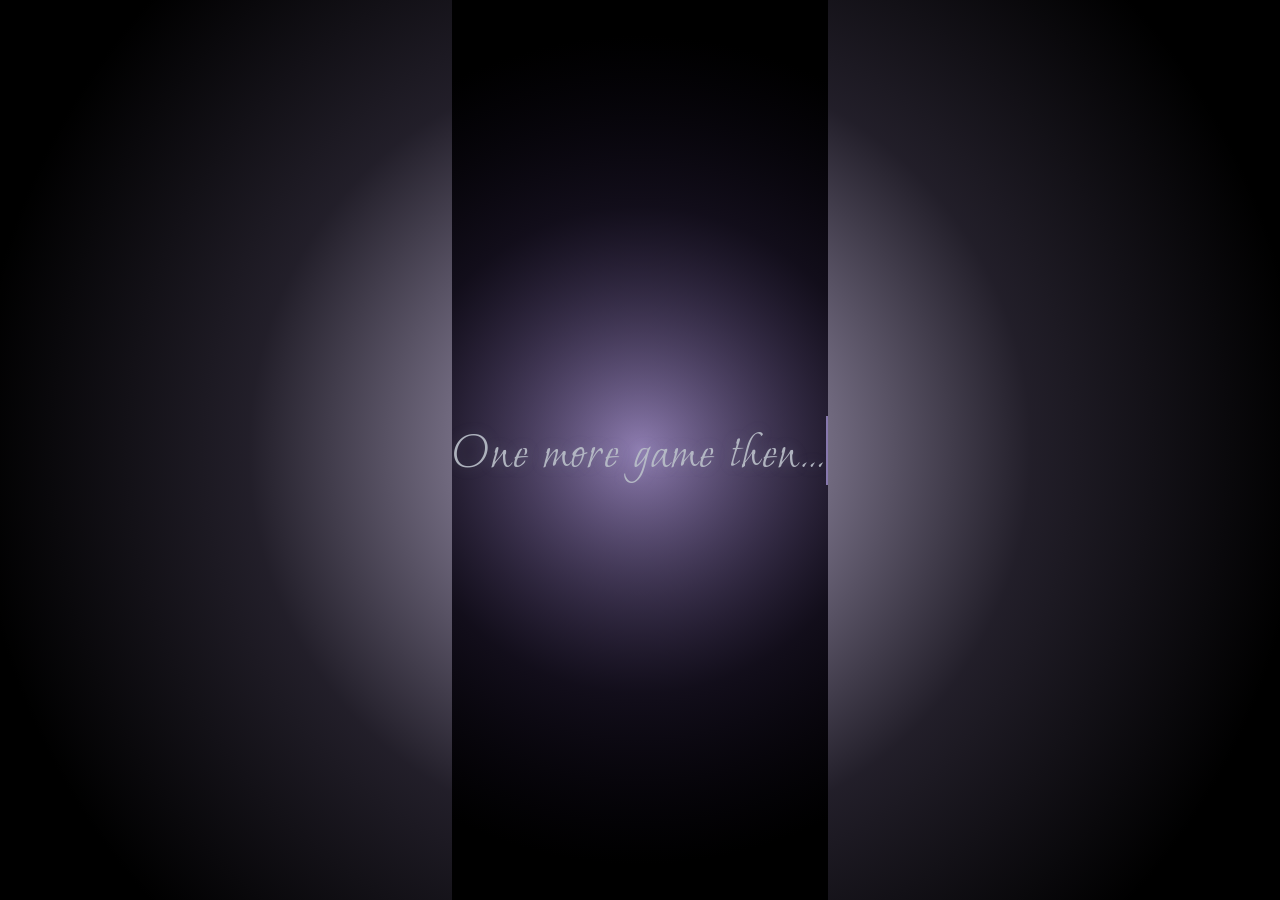
<file: Bella_Final/escape.html>
<!DOCTYPE html>
<html lang="en">
<head>
<meta charset="UTF-8">
<meta name="viewport" content="width=device-width, initial-scale=1.0">
<title>...</title>

<style>

@font-face {
  font-family: "Cormorant";
  src: url("assets/CormorantGaramond-VariableFont_wght.ttf");
}

@font-face {
  font-family: "MoonDance";
  src: url("assets/MoonDance-Regular.ttf");
}

html, body {
  margin: 0;
  height: 100%;

  background:
    radial-gradient(
      circle at center,
      rgba(60,30,120,0.35) 0%,
      rgba(10,6,18,0.9) 50%,
      rgba(0,0,0,1) 85%
    );

  display: flex;
  align-items: center;
  justify-content: center;

}

#text {

  font-family: "MoonDance", serif;
  font-size: 52px;
  letter-spacing: 1px;

  white-space: nowrap;
  overflow: hidden;
  width: 0;

  border-right: 2px solid rgba(200,180,255,0.6);

  animation:
    typing 1.6s steps(30,end) forwards,
    caretBlink 1s infinite;

    color: rgba(185,190,200,0.92);
    text-shadow:
    0 1px 6px rgba(255,255,255,0.05),
    0 0 14px rgba(180,190,210,0.25);
}

@keyframes typing {
  from { width: 0 }
  to { width: 100% }
}

@keyframes caretBlink {
  50% { border-color: transparent }
}

</style>
</head>

<body>

<div id="text">One more game then…</div>

<script>

const text = document.getElementById("text");

setTimeout(() => {
  text.style.opacity = 1;
}, 300);

setTimeout(() => {
  text.style.opacity = 0;
}, 2400);

setTimeout(() => {
  window.location.replace("https://www.enchambered.com/puzzles/alone-together/");
}, 4300);

</script>

</body>
</html>
</file>
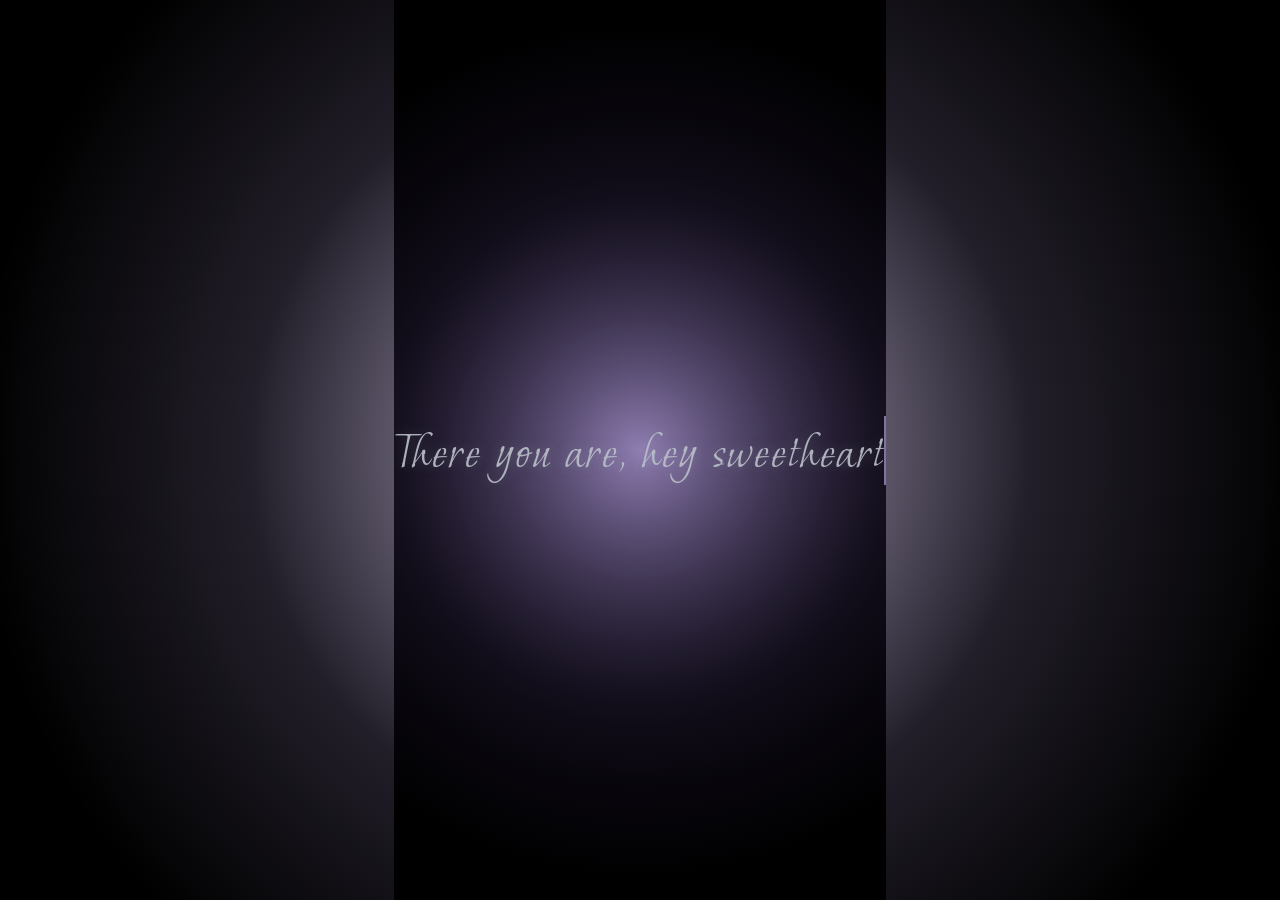
<file: Bella_Final/hangout.html>
<!DOCTYPE html>
<html lang="en">
<head>
<meta charset="UTF-8">
<meta name="viewport" content="width=device-width, initial-scale=1.0">
<title>...</title>

<style>

@font-face {
  font-family: "Cormorant";
  src: url("assets/CormorantGaramond-VariableFont_wght.ttf");
}

@font-face {
  font-family: "MoonDance";
  src: url("assets/MoonDance-Regular.ttf");
}

html, body {
  margin: 0;
  height: 100%;

  background:
    radial-gradient(
      circle at center,
      rgba(60,30,120,0.35) 0%,
      rgba(10,6,18,0.9) 50%,
      rgba(0,0,0,1) 85%
    );

  display: flex;
  align-items: center;
  justify-content: center;

}

#text {

  font-family: "MoonDance", serif;
  font-size: 52px;
  letter-spacing: 1px;

  white-space: nowrap;
  overflow: hidden;
  width: 0;

  border-right: 2px solid rgba(200,180,255,0.6);

  animation:
    typing 1.6s steps(30,end) forwards,
    caretBlink 1s infinite;

    color: rgba(185,190,200,0.92);
    text-shadow:
    0 1px 6px rgba(255,255,255,0.05),
    0 0 14px rgba(180,190,210,0.25);
}

@keyframes typing {
  from { width: 0 }
  to { width: 100% }
}

@keyframes caretBlink {
  50% { border-color: transparent }
}

</style>
</head>

<body>

<div id="text">There you are, hey sweetheart</div>

<script>

const text = document.getElementById("text");

setTimeout(() => {
  text.style.opacity = 1;
}, 300);

setTimeout(() => {
  text.style.opacity = 0;
}, 2400);

setTimeout(() => {
  window.location.replace("https://us05web.zoom.us/j/8376488082");
}, 4300);

</script>

</body>
</html>
</file>
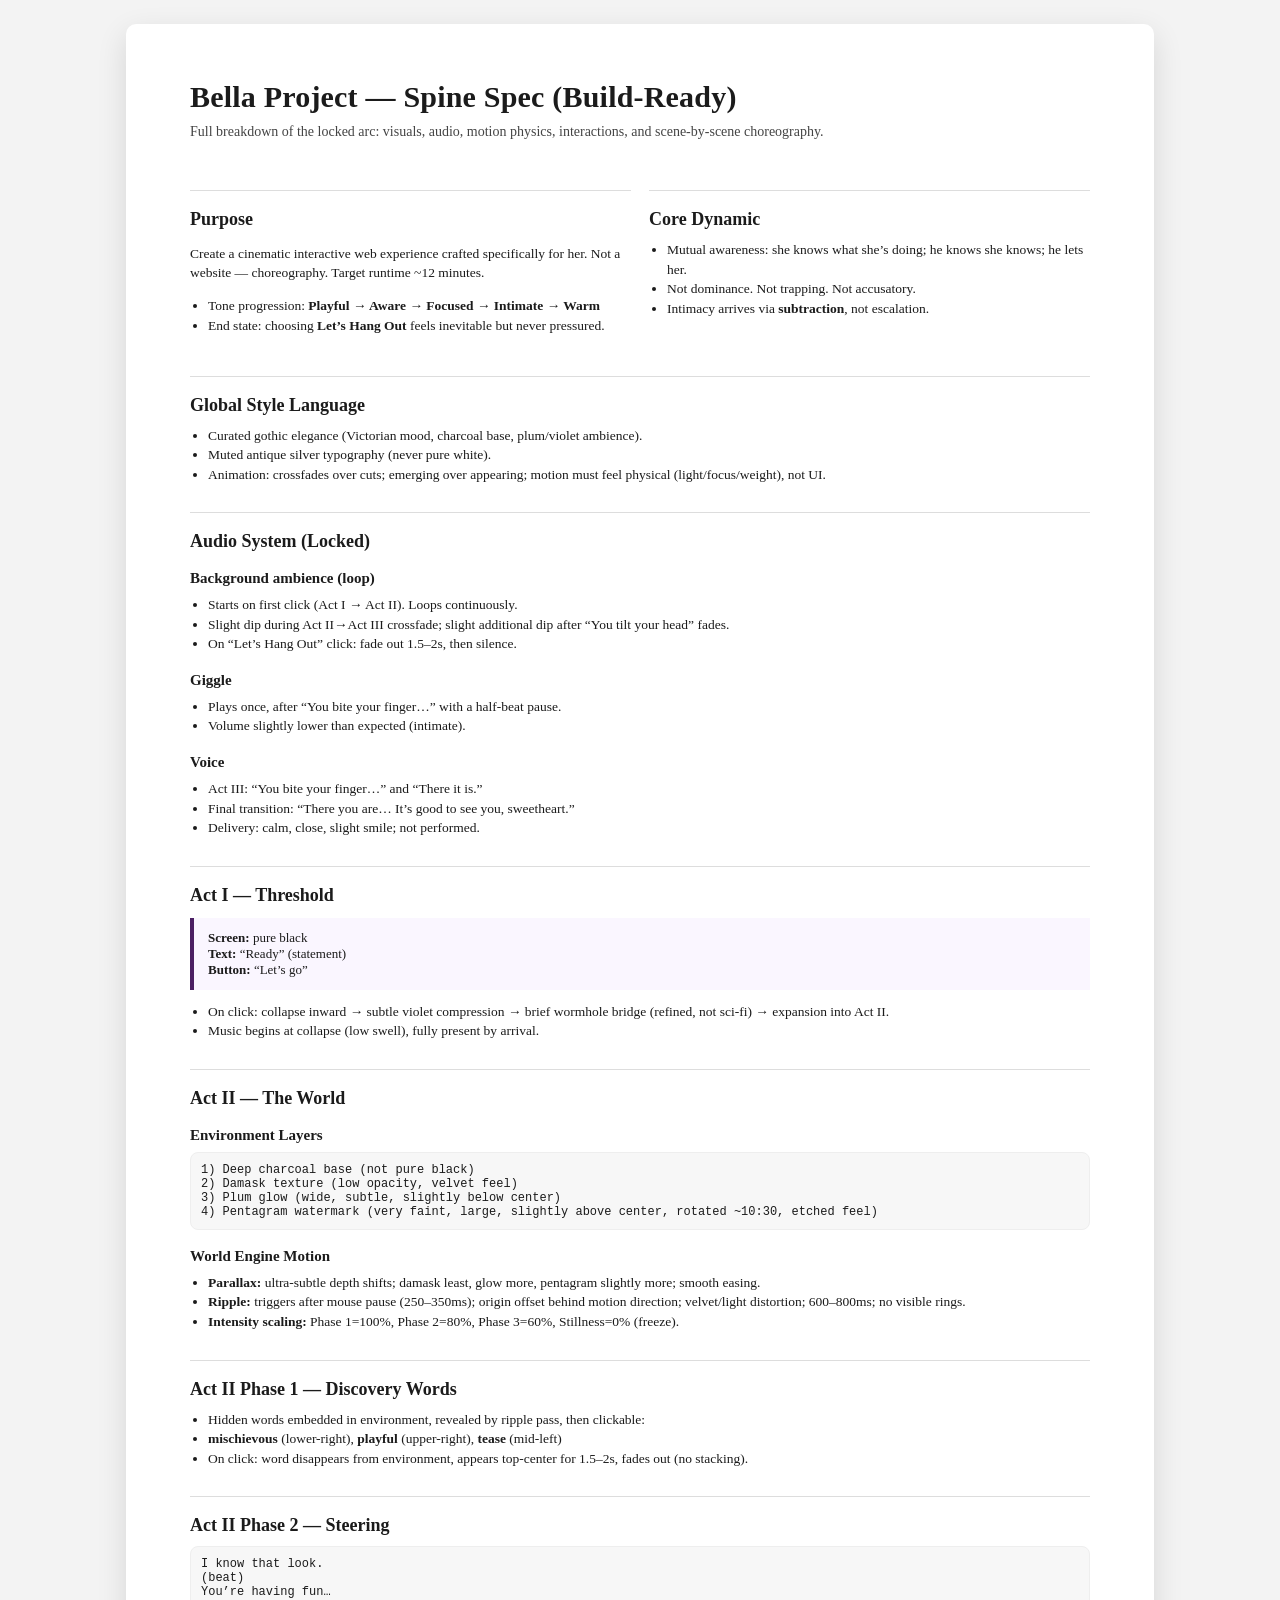
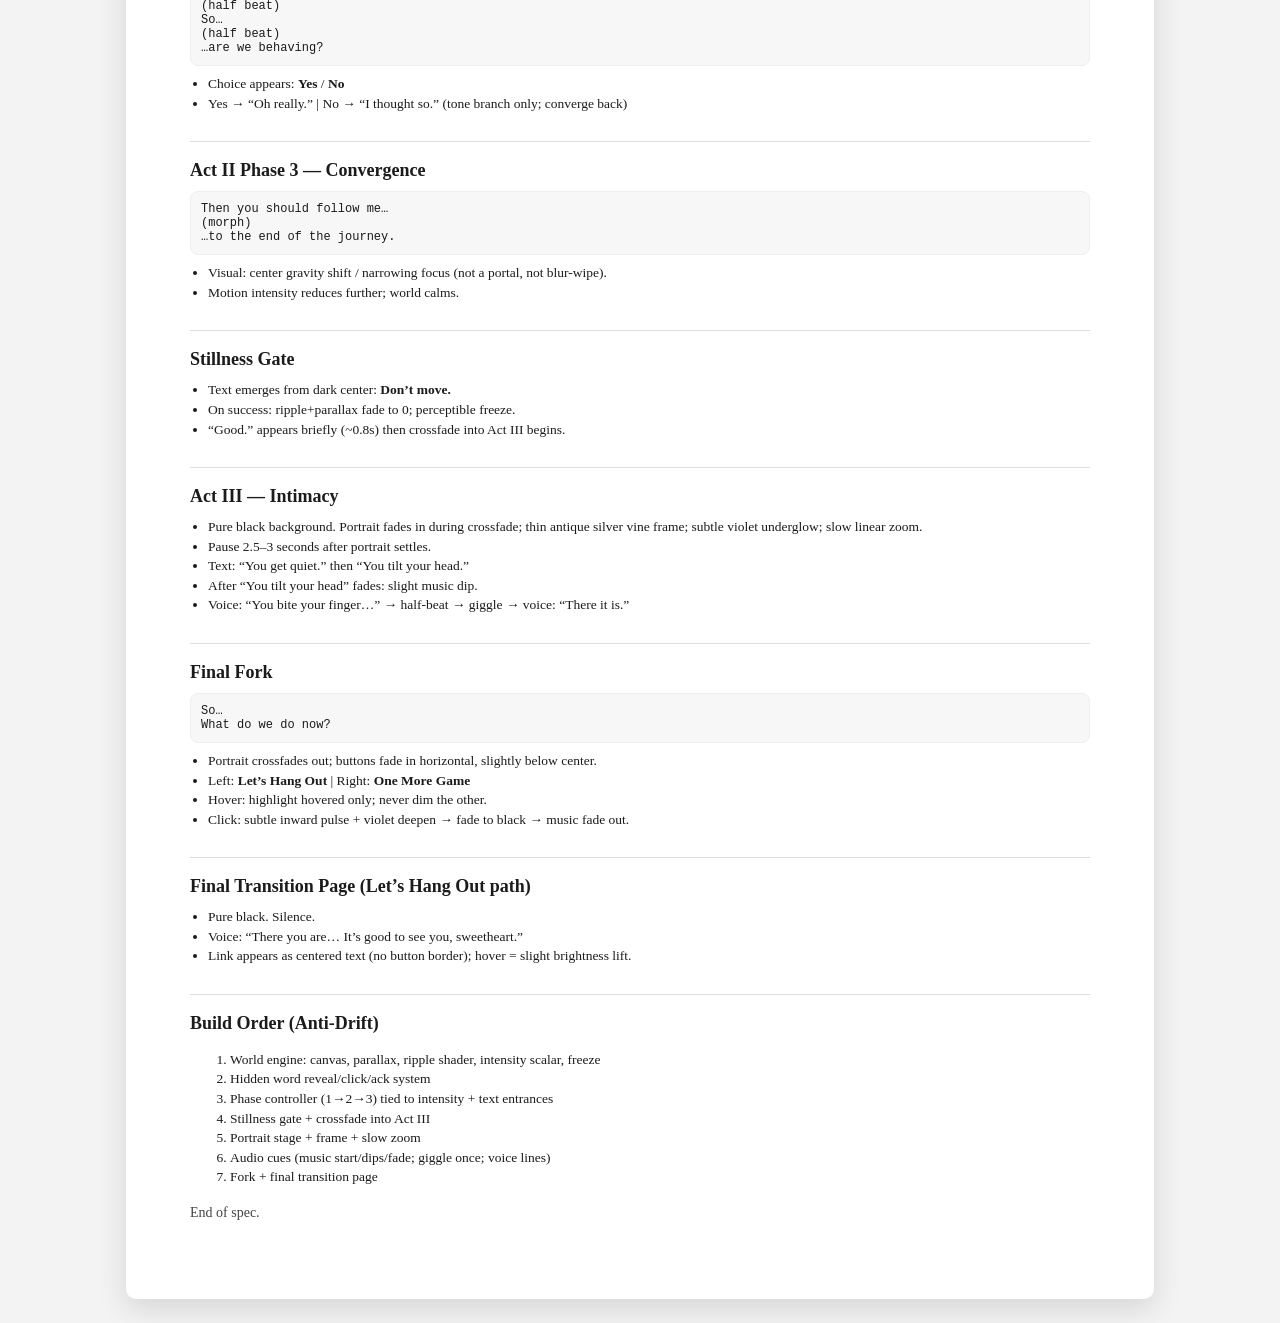
<file: Bella_Final/Resources/Bella EXP.html>
<!DOCTYPE html>
<html lang="en">
<head>
  <meta charset="UTF-8" />
  <meta name="viewport" content="width=device-width, initial-scale=1" />
  <title>Bella Project — Spine Spec</title>
  <style>
    :root{
      --ink:#1b1b1b;
      --muted:#444;
      --rule:#ddd;
      --accent:#4b1f63;
      --paper:#ffffff;
    }
    html,body{background:#f3f3f3;margin:0;padding:0;font-family: ui-serif, Georgia, "Times New Roman", serif;color:var(--ink);}
    .page{
      width:min(900px, 92vw);
      margin:24px auto;
      background:var(--paper);
      padding:56px 64px;
      box-shadow:0 10px 30px rgba(0,0,0,.12);
      border-radius:10px;
    }
    h1{margin:0 0 8px;font-size:30px;letter-spacing:.2px;}
    .sub{color:var(--muted);margin:0 0 20px;font-size:14px}
    h2{margin:28px 0 10px;font-size:18px;border-top:1px solid var(--rule);padding-top:18px}
    h3{margin:18px 0 8px;font-size:15px}
    p,li{line-height:1.45;font-size:13.5px}
    ul{margin:8px 0 12px;padding-left:18px}
    .grid{display:grid;grid-template-columns: 1fr 1fr; gap:18px}
    .tag{display:inline-block;border:1px solid var(--rule);padding:3px 8px;border-radius:999px;font-size:12px;color:var(--muted)}
    .callout{
      border-left:4px solid var(--accent);
      background:#faf6ff;
      padding:12px 14px;
      margin:12px 0;
      font-size:13px;
    }
    .mono{font-family: ui-monospace, SFMono-Regular, Menlo, Monaco, Consolas, "Liberation Mono", monospace;font-size:12px;background:#f7f7f7;padding:10px;border-radius:8px;border:1px solid #eee;white-space:pre-wrap}
    @media print{
      body{background:#fff}
      .page{box-shadow:none;border-radius:0;margin:0;width:auto;padding:18mm 16mm}
      a{color:inherit;text-decoration:none}
    }
  </style>
</head>
<body>
  <div class="page">
    <h1>Bella Project — Spine Spec (Build-Ready)</h1>
    <p class="sub">Full breakdown of the locked arc: visuals, audio, motion physics, interactions, and scene-by-scene choreography.</p>

    <div class="grid">
      <div>
        <h2>Purpose</h2>
        <p>Create a cinematic interactive web experience crafted specifically for her. Not a website — choreography. Target runtime ~12 minutes.</p>
        <ul>
          <li>Tone progression: <b>Playful → Aware → Focused → Intimate → Warm</b></li>
          <li>End state: choosing <b>Let’s Hang Out</b> feels inevitable but never pressured.</li>
        </ul>
      </div>
      <div>
        <h2>Core Dynamic</h2>
        <ul>
          <li>Mutual awareness: she knows what she’s doing; he knows she knows; he lets her.</li>
          <li>Not dominance. Not trapping. Not accusatory.</li>
          <li>Intimacy arrives via <b>subtraction</b>, not escalation.</li>
        </ul>
      </div>
    </div>

    <h2>Global Style Language</h2>
    <ul>
      <li>Curated gothic elegance (Victorian mood, charcoal base, plum/violet ambience).</li>
      <li>Muted antique silver typography (never pure white).</li>
      <li>Animation: crossfades over cuts; emerging over appearing; motion must feel physical (light/focus/weight), not UI.</li>
    </ul>

    <h2>Audio System (Locked)</h2>
    <h3>Background ambience (loop)</h3>
    <ul>
      <li>Starts on first click (Act I → Act II). Loops continuously.</li>
      <li>Slight dip during Act II→Act III crossfade; slight additional dip after “You tilt your head” fades.</li>
      <li>On “Let’s Hang Out” click: fade out 1.5–2s, then silence.</li>
    </ul>
    <h3>Giggle</h3>
    <ul>
      <li>Plays once, after “You bite your finger…” with a half-beat pause.</li>
      <li>Volume slightly lower than expected (intimate).</li>
    </ul>
    <h3>Voice</h3>
    <ul>
      <li>Act III: “You bite your finger…” and “There it is.”</li>
      <li>Final transition: “There you are… It’s good to see you, sweetheart.”</li>
      <li>Delivery: calm, close, slight smile; not performed.</li>
    </ul>

    <h2>Act I — Threshold</h2>
    <div class="callout">
      <b>Screen:</b> pure black<br/>
      <b>Text:</b> “Ready” (statement)<br/>
      <b>Button:</b> “Let’s go”
    </div>
    <ul>
      <li>On click: collapse inward → subtle violet compression → brief wormhole bridge (refined, not sci-fi) → expansion into Act II.</li>
      <li>Music begins at collapse (low swell), fully present by arrival.</li>
    </ul>

    <h2>Act II — The World</h2>
    <h3>Environment Layers</h3>
    <div class="mono">1) Deep charcoal base (not pure black)
2) Damask texture (low opacity, velvet feel)
3) Plum glow (wide, subtle, slightly below center)
4) Pentagram watermark (very faint, large, slightly above center, rotated ~10:30, etched feel)</div>

    <h3>World Engine Motion</h3>
    <ul>
      <li><b>Parallax:</b> ultra-subtle depth shifts; damask least, glow more, pentagram slightly more; smooth easing.</li>
      <li><b>Ripple:</b> triggers after mouse pause (250–350ms); origin offset behind motion direction; velvet/light distortion; 600–800ms; no visible rings.</li>
      <li><b>Intensity scaling:</b> Phase 1=100%, Phase 2=80%, Phase 3=60%, Stillness=0% (freeze).</li>
    </ul>

    <h2>Act II Phase 1 — Discovery Words</h2>
    <ul>
      <li>Hidden words embedded in environment, revealed by ripple pass, then clickable:</li>
      <li><b>mischievous</b> (lower-right), <b>playful</b> (upper-right), <b>tease</b> (mid-left)</li>
      <li>On click: word disappears from environment, appears top-center for 1.5–2s, fades out (no stacking).</li>
    </ul>

    <h2>Act II Phase 2 — Steering</h2>
    <div class="mono">I know that look.
(beat)
You’re having fun…
(half beat)
So…
(half beat)
…are we behaving?</div>
    <ul>
      <li>Choice appears: <b>Yes</b> / <b>No</b></li>
      <li>Yes → “Oh really.” | No → “I thought so.” (tone branch only; converge back)</li>
    </ul>

    <h2>Act II Phase 3 — Convergence</h2>
    <div class="mono">Then you should follow me…
(morph)
…to the end of the journey.</div>
    <ul>
      <li>Visual: center gravity shift / narrowing focus (not a portal, not blur-wipe).</li>
      <li>Motion intensity reduces further; world calms.</li>
    </ul>

    <h2>Stillness Gate</h2>
    <ul>
      <li>Text emerges from dark center: <b>Don’t move.</b></li>
      <li>On success: ripple+parallax fade to 0; perceptible freeze.</li>
      <li>“Good.” appears briefly (~0.8s) then crossfade into Act III begins.</li>
    </ul>

    <h2>Act III — Intimacy</h2>
    <ul>
      <li>Pure black background. Portrait fades in during crossfade; thin antique silver vine frame; subtle violet underglow; slow linear zoom.</li>
      <li>Pause 2.5–3 seconds after portrait settles.</li>
      <li>Text: “You get quiet.” then “You tilt your head.”</li>
      <li>After “You tilt your head” fades: slight music dip.</li>
      <li>Voice: “You bite your finger…” → half-beat → giggle → voice: “There it is.”</li>
    </ul>

    <h2>Final Fork</h2>
    <div class="mono">So…
What do we do now?</div>
    <ul>
      <li>Portrait crossfades out; buttons fade in horizontal, slightly below center.</li>
      <li>Left: <b>Let’s Hang Out</b> | Right: <b>One More Game</b></li>
      <li>Hover: highlight hovered only; never dim the other.</li>
      <li>Click: subtle inward pulse + violet deepen → fade to black → music fade out.</li>
    </ul>

    <h2>Final Transition Page (Let’s Hang Out path)</h2>
    <ul>
      <li>Pure black. Silence.</li>
      <li>Voice: “There you are… It’s good to see you, sweetheart.”</li>
      <li>Link appears as centered text (no button border); hover = slight brightness lift.</li>
    </ul>

    <h2>Build Order (Anti-Drift)</h2>
    <ol>
      <li>World engine: canvas, parallax, ripple shader, intensity scalar, freeze</li>
      <li>Hidden word reveal/click/ack system</li>
      <li>Phase controller (1→2→3) tied to intensity + text entrances</li>
      <li>Stillness gate + crossfade into Act III</li>
      <li>Portrait stage + frame + slow zoom</li>
      <li>Audio cues (music start/dips/fade; giggle once; voice lines)</li>
      <li>Fork + final transition page</li>
    </ol>

    <p class="sub">End of spec.</p>
  </div>
</body>
</html>
</file>
